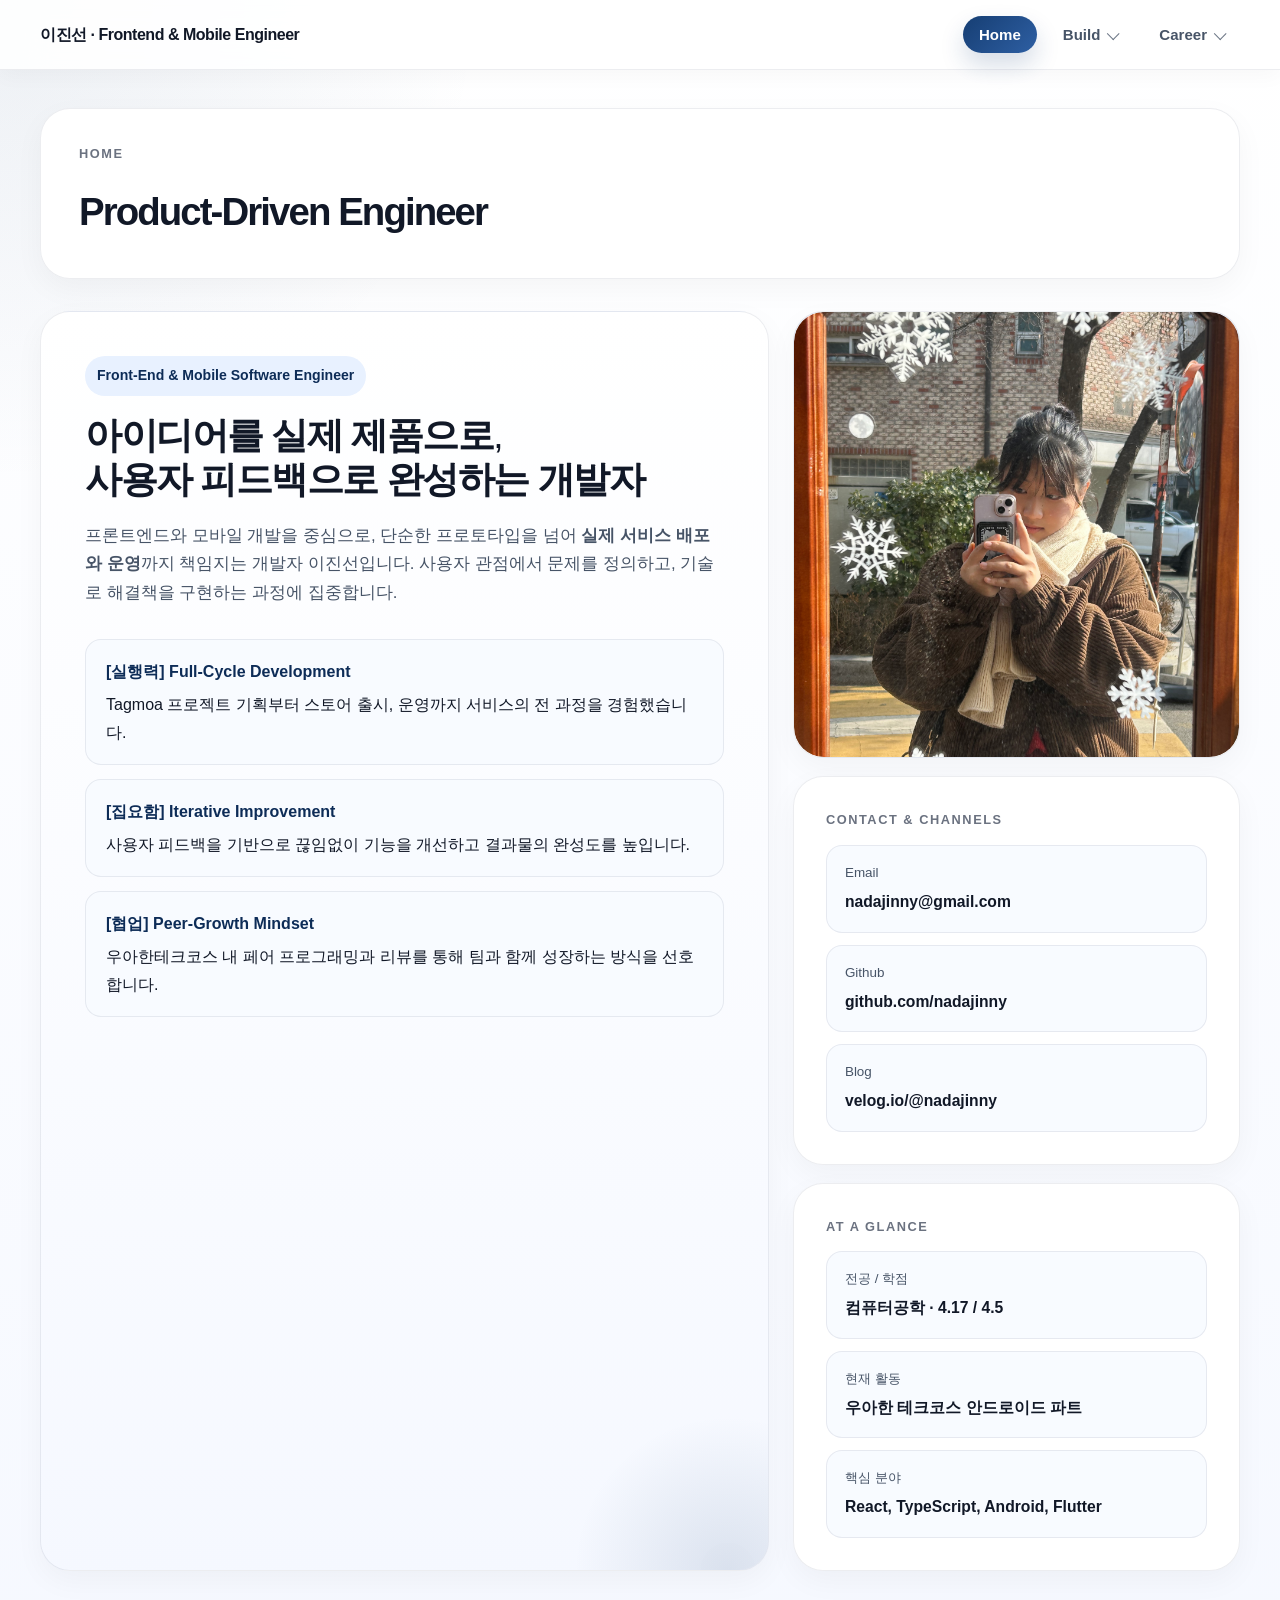
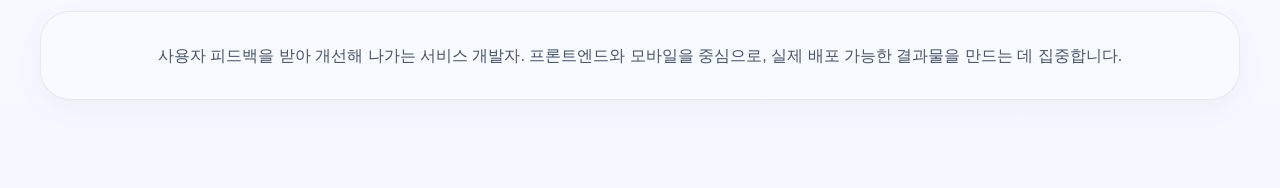
<file: index.html>
<!DOCTYPE html>
<html lang="ko">
<head>
    <meta charset="UTF-8" />
    <meta name="viewport" content="width=device-width, initial-scale=1.0" />
    <title>이진선 | Portfolio</title>
    <meta
            name="description"
            content="프론트엔드와 모바일 개발을 중심으로 프로젝트, 연구, 교육, 협업 경험을 정리한 이진선의 포트폴리오입니다."
    />
    <link rel="stylesheet" href="assets/css/styles.css" />
</head>
<body>
<header class="topbar">
    <div class="shell topbar-inner">
        <a class="brand" href="#top">
            <span>이진선 · Frontend &amp; Mobile Engineer</span>
        </a>
        <nav class="nav" aria-label="주요 섹션">
            <a href="#home" data-view-link="home">Home</a>
            <div class="nav-group">
                <a href="#build" class="nav-trigger" data-view-link="build" data-group-trigger="build">Build</a>
                <div class="nav-dropdown">
                    <a href="#stacks" data-group="build" data-parent-view="build">기술</a>
                    <a href="#projects" data-group="build" data-parent-view="build">프로젝트</a>
                </div>
            </div>
            <div class="nav-group">
                <a href="#career" class="nav-trigger" data-view-link="career" data-group-trigger="career">Career</a>
                <div class="nav-dropdown">
                    <a href="#activity" data-group="career" data-parent-view="career">현재 활동</a>
                    <a href="#education" data-group="career" data-parent-view="career">학력</a>
                    <a href="#experience" data-group="career" data-parent-view="career">경험</a>
                    <a href="#achievements" data-group="career" data-parent-view="career">수상</a>
                    <a href="#extracurricular" data-group="career" data-parent-view="career">대외활동</a>
                </div>
            </div>
        </nav>
    </div>
</header>

<main id="top" class="shell">
    <div class="view-stage">
        <section id="home" class="view is-active" data-view="home">
            <div class="view-header panel">
                <div>
                    <div class="section-label">Home</div>
                    <h2><strong>Product-Driven</strong> Engineer</h2>
                </div>
            </div>
            <section class="hero">
                <article class="panel hero-copy">
                    <div class="eyebrow">Front-End &amp; Mobile Software Engineer</div>
                    <h1><strong>아이디어를 실제 제품으로</strong>,<br /><strong>사용자 피드백으로 완성하는 개발자</strong></h1>
                    <p>
                        프론트엔드와 모바일 개발을 중심으로, 단순한 프로토타입을 넘어
                        <strong>실제 서비스 배포와 운영</strong>까지 책임지는 개발자 이진선입니다.
                        사용자 관점에서 문제를 정의하고, 기술로 해결책을 구현하는 과정에 집중합니다.
                    </p>

                    <div class="hero-points">
                        <div>
                            <strong>[실행력] Full-Cycle Development</strong>
                            <span>Tagmoa 프로젝트 기획부터 스토어 출시, 운영까지 서비스의 전 과정을 경험했습니다.</span>
                        </div>
                        <div>
                            <strong>[집요함] Iterative Improvement</strong>
                            <span>사용자 피드백을 기반으로 끊임없이 기능을 개선하고 결과물의 완성도를 높입니다.</span>
                        </div>
                        <div>
                            <strong>[협업] Peer-Growth Mindset</strong>
                            <span>우아한테크코스 내 페어 프로그래밍과 리뷰를 통해 팀과 함께 성장하는 방식을 선호합니다.</span>
                        </div>
                    </div>
                </article>

                <div class="hero-side">
                    <aside class="panel hero-figure">
                        <div class="portrait-frame">
                            <img class="portrait-image" src="assets/images/profile.jpeg" alt="이진선 프로필 이미지" />
                        </div>
                    </aside>

                    <aside class="panel contact-card">
                        <div class="section-label">Contact &amp; Channels</div>
                        <div class="contact-list">
                            <a class="contact-item" href="mailto:nadajinny@gmail.com">
                                <span>Email</span>
                                <strong>nadajinny@gmail.com</strong>
                            </a>
                            <a class="contact-item" href="https://github.com/nadajinny" target="_blank" rel="noreferrer">
                                <span>Github</span>
                                <strong>github.com/nadajinny</strong>
                            </a>
                            <a class="contact-item" href="https://velog.io/@nadajinny" target="_blank" rel="noreferrer">
                                <span>Blog</span>
                                <strong>velog.io/@nadajinny</strong>
                            </a>
                        </div>
                    </aside>

                    <aside class="panel summary-card">
                        <div class="section-label">At A Glance</div>
                        <div class="stat-list">
                            <div class="stat-item">
                                <span>전공 / 학점</span>
                                <strong>컴퓨터공학 · 4.17 / 4.5</strong>
                            </div>
                            <div class="stat-item">
                                <span>현재 활동</span>
                                <strong>우아한 테크코스 안드로이드 파트</strong>
                            </div>
                            <div class="stat-item">
                                <span>핵심 분야</span>
                                <strong>React, TypeScript, Android, Flutter</strong>
                            </div>
                        </div>
                    </aside>
                </div>
            </section>
        </section>

        <section id="build" class="view" data-view="build">
            <div class="view-header panel">
                <div>
                    <div class="section-label">Build</div>
                    <h2><strong>Engineering</strong> Stacks &amp; Projects</h2>
                </div>
            </div>

            <section id="stacks" class="section">
                <div class="section-head">
                    <div>
                        <div class="section-label">Stacks</div>
                        <h2>기술 스택</h2>
                    </div>
                </div>
                <div class="stack-groups">
                    <article class="stack-group">
                        <h3>Front-End &amp; Mobile (Core)</h3>
                        <ul>
                            <li><strong>React / TypeScript:</strong> 컴포넌트 기반 설계 및 효율적 상태 관리</li>
                            <li><strong>Android (Kotlin):</strong> MVVM 아키텍처 및 Jetpack 라이브러리 활용</li>
                            <li><strong>Cross-platform:</strong> Flutter, React Native를 활용한 멀티 플랫폼 대응</li>
                        </ul>
                    </article>
                    <article class="stack-group">
                        <h3>Supportive Tech</h3>
                        <ul>
                            <li><strong>Back-End:</strong> Node.js, Spring을 활용한 API 설계</li>
                            <li><strong>Database:</strong> MySQL, NoSQL(Firebase) 기반 데이터 모델링</li>
                            <li><strong>Others:</strong> Swift(iOS), Unity(XR), C/C++(Algorithm)</li>
                        </ul>
                    </article>
                </div>

                <article class="panel tool-card section">
                    <div class="section-label">Collaboration &amp; Tools</div>
                    <ul class="plain-list">
                        <li>Slack</li>
                        <li>IntelliJ</li>
                        <li>VS Code</li>
                        <li>Figma</li>
                        <li>Git</li>
                        <li>GitHub</li>
                    </ul>
                </article>
            </section>

            <section id="projects" class="section">
                <div class="section-head">
                    <div>
                        <div class="section-label">Selected Project</div>
                        <h2>프로젝트 상세</h2>
                    </div>
                </div>
                <article class="panel card project-card highlight">
                    <header class="project-card-header">
                        <div class="project-meta">
                            <span class="badge">Mobile + Web</span>
                            <span>2025.11 — 운영 중</span>
                        </div>
                        <h3>Tagmoa (태그모아)</h3>
                        <p class="project-description">
                            <strong>태그 기반 일과 아카이브 서비스</strong>
                        </p>
                    </header>

                    <div>
                        <ul class="detail-list">
                            <li><strong>Cross-platform:</strong> 단일 기획 하에 모바일 앱과 웹 서비스를 동시 구현 및 배포</li>
                            <li><strong>Product Launch:</strong> 우아한테크코스 프리코스 과제를 실제 서비스 수준으로 고도화하여 <strong>Google Play Store 정식 출시</strong></li>
                            <li><strong>Operation:</strong> 현재 실제 사용자를 대상으로 운영 중이며 피드백을 통한 지속적 유지보수</li>
                        </ul>
                    </div>

                    <div class="project-actions">
                        <a
                                class="button button-primary"
                                href="https://play.google.com/store/apps/details?id=com.ndjinny.tagmoa&amp;hl=ko"
                                target="_blank"
                                rel="noreferrer"
                        >
                            View on Store
                        </a>
                        <a class="button button-outline" href="https://tagmoa-6ce31.web.app/" target="_blank" rel="noreferrer">
                            Web Service
                        </a>
                        <a class="button button-outline" href="https://github.com/nadajinny/tagmoa" target="_blank" rel="noreferrer">
                            Github App
                        </a>
                        <a
                                class="button button-outline"
                                href="https://github.com/nadajinny/tagmoa_website"
                                target="_blank"
                                rel="noreferrer"
                        >
                            Github Web
                        </a>
                    </div>
                </article>
            </section>
        </section>

        <section id="career" class="view" data-view="career">
            <div class="view-header panel">
                <div>
                    <div class="section-label">Career</div>
                    <h2><strong>Professional</strong> Experience &amp; Growth</h2>
                </div>
            </div>

            <section id="activity" class="section">
                <div class="section-head">
                    <div>
                        <div class="section-label">Current Activity</div>
                        <h2>현재 활동</h2>
                    </div>
                </div>
                <ol class="timeline-list">
                    <li class="timeline-item">
                        <div class="timeline-date">2026.02.24 ~</div>
                        <div class="timeline-body">
                            <h3>우아한테크코스 <span class="job-role">Android Track</span></h3>
                            <ul class="detail-list">
                                <li>Android Studio와 Kotlin을 깊게 학습하며 안드로이드 프로젝트를 구현하고 있습니다.</li>
                                <li>페어 프로그래밍과 코드 리뷰를 통해 현업에 가까운 협업 방식을 실천하고 있습니다.</li>
                                <li>소프트 스킬 강의를 통해 조직 내 소통 방식과 자기 개발 방법을 체계적으로 학습하고 있습니다.</li>
                            </ul>
                        </div>
                    </li>
                </ol>
            </section>

            <section id="education" class="section">
                <div class="section-head">
                    <div>
                        <div class="section-label">Education</div>
                        <h2>학력</h2>
                    </div>
                </div>
                <ol class="timeline-list">
                    <li class="timeline-item">
                        <div class="timeline-date">2023.03 ~ 재학중</div>
                        <div class="timeline-body">
                            <h3>전북대학교 <span class="job-role">Computer Engineering</span></h3>
                            <ul class="detail-list">
                                <li>컴퓨터인공지능학부(컴퓨터공학) 전공</li>
                                <li>전공 학점 4.17 / 4.5, 전체 학점 4.21 / 4.5를 유지하고 있습니다.</li>
                            </ul>
                        </div>
                    </li>
                </ol>
            </section>

            <section id="experience" class="section">
                <div class="section-head">
                    <div>
                        <div class="section-label">Professional &amp; Research</div>
                        <h2>실무 및 연구 경험</h2>
                    </div>
                </div>
                <ol class="timeline-list">
                    <li class="timeline-item highlight">
                        <div class="timeline-date">2025.09 ~ 2025.10</div>
                        <div class="timeline-body">
                            <h3>올콘텐츠엔에이아이 <span class="job-role">Front-end Intern</span></h3>
                            <ul class="detail-list">
                                <li>웹툰 사이트 제작 프로젝트에서 프론트엔드를 맡아 웹툰 플랫폼 UI/UX를 고도화했습니다.</li>
                                <li>사용자 친화적인 인터페이스 개선을 통해 서비스 접근성과 이용 흐름을 다듬었습니다.</li>
                                <li>서비스 운영 효율을 높이기 위해 데이터베이스 수정 작업을 수행했습니다.</li>
                            </ul>
                        </div>
                    </li>
                    <li class="timeline-item">
                        <div class="timeline-date">2025.01 ~ 2026.02</div>
                        <div class="timeline-body">
                            <h3>MACS 학부연구생 <span class="job-role">Full-Stack Dev</span></h3>
                            <ul class="detail-list">
                                <li>전북대 의료 AI 및 계산 과학 연구실에서 의료 AI 응용 프로그램 개발을 수행했습니다.</li>
                                <li>의료 데이터를 시각화하는 풀스택 기반 응용 애플리케이션을 구현했습니다.</li>
                                <li>의료 AI 모델의 실제 활용을 위한 인터페이스와 서비스 구조를 설계했습니다.</li>
                            </ul>
                        </div>
                    </li>
                    <li class="timeline-item">
                        <div class="timeline-date">2025.03 ~ 2025.11</div>
                        <div class="timeline-body">
                            <h3>XR 실습실 관리 TA <span class="job-role">XR / Unity</span></h3>
                            <ul class="detail-list">
                                <li>XR 실습실 카메라 기기를 점검하고 관리하며 실습 환경의 안정성을 유지했습니다.</li>
                                <li>Unity 실습 과제를 테스트하며 수업 운영을 지원했습니다.</li>
                            </ul>
                        </div>
                    </li>
                    <li class="timeline-item">
                        <div class="timeline-date">2025.03 ~ 2025.08</div>
                        <div class="timeline-body">
                            <h3>모바일 프로그래밍 TA <span class="job-role">Teaching Assistant</span></h3>
                            <ul class="detail-list">
                                <li>모바일 시스템 응용 프로그램 제작 강의를 위해 예제 과제 코드를 제작하고 과제를 채점했습니다.</li>
                                <li>실습 진행을 보조하고 질의응답에 참여하며 학습 이해도를 높였습니다.</li>
                            </ul>
                        </div>
                    </li>
                </ol>
            </section>

            <section id="achievements" class="section">
                <div class="section-head">
                    <div>
                        <div class="section-label">Achievements</div>
                        <h2>수상 및 성과</h2>
                    </div>
                </div>
                <div class="achievement-grid">
                    <article class="achievement-card">
                        <span class="achievement-pill">우수상</span>
                        <h3>제3회 전북청년 빅데이터 경진대회</h3>
                        <p>한국전기안전공사 부문 · 2025.12</p>
                    </article>
                    <article class="achievement-card">
                        <span class="achievement-pill">입상</span>
                        <h3>ChatGPT 활용 프롬프트 경진대회</h3>
                        <p>2025학년도 · 2025.11</p>
                    </article>
                    <article class="achievement-card">
                        <span class="achievement-pill">최우수학생</span>
                        <h3>J-Point 장학생</h3>
                        <p>2025년도 1학기 · 2025.07</p>
                    </article>
                    <article class="achievement-card">
                        <span class="achievement-pill">은상</span>
                        <h3>JBNU SW·AI 경진대회</h3>
                        <p>Medi-Mate · 2025.06</p>
                    </article>
                    <article class="achievement-card">
                        <span class="achievement-pill">실버 최우수상</span>
                        <h3>제1회 SW 역량인증제</h3>
                        <p>2025.06.09</p>
                    </article>
                    <article class="achievement-card">
                        <span class="achievement-pill">브론즈</span>
                        <h3>제2회 SW 역량인증제</h3>
                        <p>2024.11.13</p>
                    </article>
                </div>
            </section>

            <section id="extracurricular" class="section">
                <div class="section-head">
                    <div>
                        <div class="section-label">Extracurricular</div>
                        <h2>대외활동 및 멘토링</h2>
                    </div>
                </div>
                <ol class="timeline-list">
                    <li class="timeline-item">
                        <div class="timeline-date">2025.07.14 ~ 2025.08.02</div>
                        <div class="timeline-body">
                            <h3>네바다주립대 해외 교육연수 프로그램</h3>
                            <p class="subhead">UNLV 방문 SW/AI 기술 교육 수강</p>
                            <ul class="detail-list">
                                <li>AI 기본 개념 및 실습 교육을 이수했습니다.</li>
                                <li>UNLV 학생들과 문화 교류를 진행했습니다.</li>
                            </ul>
                        </div>
                    </li>
                    <li class="timeline-item">
                        <div class="timeline-date">2025.03 ~ 2025.12</div>
                        <div class="timeline-body">
                            <h3>SW 융합 멘토링 멘토</h3>
                            <p class="subhead">융합전공 학생 대상 SW 멘토링</p>
                            <ul class="detail-list">
                                <li>Java 기초부터 중급 수준까지 멘토링을 진행했습니다.</li>
                                <li>객체지향 개념과 핵심 문법을 지도했습니다.</li>
                            </ul>
                        </div>
                    </li>
                    <li class="timeline-item">
                        <div class="timeline-date">2025.03 ~ 2025.12</div>
                        <div class="timeline-body">
                            <h3>SW 전공 멘토링 멘토</h3>
                            <p class="subhead">전공학생 대상 React 기반 프로젝트 멘토링</p>
                            <ul class="detail-list">
                                <li>컴포넌트 구조, 상태관리, 라우팅을 중심으로 지도했습니다.</li>
                                <li>개인 프로젝트 개발 코칭을 진행했습니다.</li>
                            </ul>
                        </div>
                    </li>
                    <li class="timeline-item">
                        <div class="timeline-date">2024.03 ~ 2024.12</div>
                        <div class="timeline-body">
                            <h3>Alps 스터디 멘토</h3>
                            <p class="subhead">C Language 스터디 멘토</p>
                            <ul class="detail-list">
                                <li>자료구조와 구현 원리를 설명했습니다.</li>
                                <li>알고리즘 문제 풀이 방향을 제시했습니다.</li>
                            </ul>
                        </div>
                    </li>
                    <li class="timeline-item">
                        <div class="timeline-date">2024.12 ~ 2025.03</div>
                        <div class="timeline-body">
                            <h3>전주솔내고 인공지능수학 이수제 단기 교사</h3>
                            <p class="subhead">C언어 및 알고리즘 교육</p>
                            <ul class="detail-list">
                                <li>고등학생 대상 맞춤 강의를 진행했습니다.</li>
                                <li>백준 기반 문제 풀이를 지도했습니다.</li>
                            </ul>
                        </div>
                    </li>
                    <li class="timeline-item">
                        <div class="timeline-date">2023.03 ~ 2024.12</div>
                        <div class="timeline-body">
                            <h3>Alps (알고리즘 동아리)</h3>
                            <p class="subhead">알고리즘 문제풀이 동아리 활동</p>
                            <ul class="detail-list">
                                <li>주간 스터디에 참여했습니다.</li>
                                <li>홍보 포스터와 사이트를 제작했습니다.</li>
                                <li>C++ 기반 문제 풀이 활동을 진행했습니다.</li>
                            </ul>
                        </div>
                    </li>
                    <li class="timeline-item">
                        <div class="timeline-date">2024.01 ~ 2024.12</div>
                        <div class="timeline-body">
                            <h3>과 학생회 국원</h3>
                            <p class="subhead">컴퓨터인공지능학부 집행부</p>
                            <ul class="detail-list">
                                <li>학과 행사 운영 및 관리를 맡았습니다.</li>
                                <li>문제 상황에 대응하며 운영을 지원했습니다.</li>
                            </ul>
                        </div>
                    </li>
                    <li class="timeline-item">
                        <div class="timeline-date">2023.08 ~ 2024.08</div>
                        <div class="timeline-body">
                            <h3>Musical Play</h3>
                            <p class="subhead">뮤지컬 동아리 활동</p>
                            <ul class="detail-list">
                                <li>분기별 공연에 참여했습니다.</li>
                            </ul>
                        </div>
                    </li>
                    <li class="timeline-item">
                        <div class="timeline-date">2024.07</div>
                        <div class="timeline-body">
                            <h3>SW 교육봉사단 (J-Edu-IT) 2기 팀장</h3>
                            <p class="subhead">초·중학교 방문 소프트웨어 교육</p>
                            <ul class="detail-list">
                                <li>IoT 교육 콘텐츠를 제작했습니다.</li>
                                <li>학습 난이도에 맞춘 설명으로 교육을 진행했습니다.</li>
                            </ul>
                        </div>
                    </li>
                </ol>
            </section>
        </section>
    </div>

    <footer class="panel footer">
        사용자 피드백을 받아 개선해 나가는 서비스 개발자. 프론트엔드와 모바일을 중심으로,
        실제 배포 가능한 결과물을 만드는 데 집중합니다.
    </footer>
</main>
<script src="assets/js/main.js"></script>
</body>
</html>
</file>
<file: assets/css/styles.css>
:root {
        /* Colors */
        --bg-main: #ffffff;
        --bg-soft: #f5f8ff;
        --surface-card: rgba(255, 255, 255, 0.94);
        --surface-tint: #f8fbff;
        --brand-primary: #163e73;
        --brand-primary-strong: #0d2c57;
        --brand-secondary: #e8f1ff;
        --text-main: #111827;
        --text-sub: #475467;
        --text-soft: #6b7280;
        --line-soft: rgba(22, 35, 63, 0.08);
        --line-strong: rgba(22, 62, 115, 0.12);

        /* Layout */
        --shell-max: 1200px;
        --section-gap: 96px;
        --card-padding: 32px;
        --radius-lg: 30px;
        --radius-md: 22px;
        --radius-sm: 16px;
        --radius-pill: 999px;

        /* Motion */
        --transition-smooth: all 0.4s cubic-bezier(0.4, 0, 0.2, 1);

        /* Effects */
        --shadow-soft: 0 10px 30px rgba(0, 0, 0, 0.04);
        --shadow-hover: 0 18px 40px rgba(22, 62, 115, 0.1);

        /* Legacy aliases */
        --surface: var(--surface-card);
        --surface-strong: var(--surface-tint);
        --text: var(--text-main);
        --muted: var(--text-sub);
        --line: var(--line-soft);
        --accent: var(--brand-primary);
        --accent-strong: var(--brand-primary-strong);
        --accent-soft: rgba(22, 62, 115, 0.08);
        --shadow: var(--shadow-soft);
        --max-width: var(--shell-max);
      }

      * {
        box-sizing: border-box;
      }

      html {
        scroll-behavior: smooth;
      }

      body {
        margin: 0;
        font-family: "Pretendard", "Noto Sans KR", sans-serif;
        color: var(--text);
        background:
          radial-gradient(circle at top left, rgba(22, 62, 115, 0.08), transparent 22%),
          linear-gradient(180deg, var(--bg-main) 0%, var(--bg-soft) 100%);
        line-height: 1.7;
        -webkit-font-smoothing: antialiased;
      }

      a {
        color: inherit;
        text-decoration: none;
      }

      img {
        display: block;
        max-width: 100%;
      }

      .shell {
        width: min(calc(100% - 32px), var(--max-width));
        margin: 0 auto;
      }

      .topbar {
        position: sticky;
        top: 0;
        z-index: 10;
        backdrop-filter: blur(20px);
        background: rgba(255, 255, 255, 0.88);
        border-bottom: 1px solid var(--line-soft);
        box-shadow: 0 6px 20px rgba(17, 24, 39, 0.03);
      }

      .topbar-inner {
        display: flex;
        align-items: center;
        justify-content: space-between;
        gap: 16px;
        padding: 16px 0;
      }

      .brand {
        display: inline-flex;
        align-items: center;
        gap: 12px;
        font-weight: 700;
        letter-spacing: -0.03em;
        color: var(--text-main);
      }

      .nav {
        display: flex;
        flex-wrap: wrap;
        justify-content: flex-end;
        gap: 10px;
        align-items: center;
      }

      .nav a,
      .nav button {
        padding: 11px 16px;
        border-radius: var(--radius-pill);
        color: var(--muted);
        font-size: 0.94rem;
        font-weight: 600;
        font-family: inherit;
        line-height: 1;
        border: 0;
        background: transparent;
        cursor: pointer;
        transition: var(--transition-smooth);
      }

      .nav a:hover,
      .nav a:focus-visible,
      .nav button:hover,
      .nav button:focus-visible {
        background: rgba(22, 62, 115, 0.08);
        color: var(--text);
        outline: none;
      }

      .nav a.is-active,
      .nav button.is-active {
        color: #ffffff;
        background: linear-gradient(135deg, var(--accent) 0%, #2e5fa3 100%);
        box-shadow: 0 12px 24px rgba(22, 62, 115, 0.18);
      }

      .nav-group {
        position: relative;
      }

      .nav-trigger {
        display: inline-flex;
        align-items: center;
        gap: 8px;
      }

      .nav-trigger::after {
        content: "";
        width: 8px;
        height: 8px;
        border-right: 1.8px solid currentColor;
        border-bottom: 1.8px solid currentColor;
        transform: rotate(45deg) translateY(-1px);
        opacity: 0.8;
      }

      .nav-dropdown {
        position: absolute;
        top: calc(100% + 10px);
        right: 0;
        min-width: 190px;
        padding: 10px;
        display: grid;
        gap: 6px;
        background: rgba(255, 255, 255, 0.98);
        border: 1px solid var(--line-strong);
        border-radius: 18px;
        box-shadow: 0 16px 34px rgba(15, 23, 42, 0.08);
        opacity: 0;
        pointer-events: none;
        transform: translateY(6px);
        transition: var(--transition-smooth);
      }

      .nav-group:hover .nav-dropdown,
      .nav-group:focus-within .nav-dropdown {
        opacity: 1;
        pointer-events: auto;
        transform: translateY(0);
      }

      .nav-dropdown a {
        display: block;
        width: 100%;
        border-radius: 12px;
      }

      .hero,
      .section {
        scroll-margin-top: 110px;
      }

      main {
        padding: 38px 0 88px;
      }

      .view-stage {
        position: relative;
        min-height: 70vh;
      }

      .view {
        display: none;
      }

      .view.is-active {
        display: block;
      }

      .view-header {
        display: flex;
        align-items: flex-start;
        justify-content: flex-start;
        gap: 28px;
        margin-bottom: 32px;
        padding: 34px 38px;
        border-radius: var(--radius-lg);
        background:
          linear-gradient(180deg, rgba(255, 255, 255, 0.98), rgba(245, 248, 255, 0.98));
        border: 1px solid var(--line-soft);
        box-shadow: var(--shadow-soft);
      }

      .view-header h2 {
        font-size: clamp(2rem, 3vw, 3rem);
        font-weight: 700;
        letter-spacing: -0.05em;
      }

      .view-header h2 strong {
        font-weight: 800;
      }

      .hero {
        display: grid;
        grid-template-columns: minmax(0, 1.5fr) minmax(300px, 0.92fr);
        gap: 24px;
        align-items: stretch;
      }

      .panel {
        background: var(--surface);
        border: 1px solid var(--line-soft);
        border-radius: var(--radius-lg);
        box-shadow: var(--shadow);
        animation: rise 720ms ease both;
      }

      .hero-copy {
        padding: 44px;
        position: relative;
        overflow: hidden;
        background:
          linear-gradient(180deg, rgba(255, 255, 255, 0.98), rgba(245, 248, 255, 0.98));
      }

      .hero-copy::after {
        content: "";
        position: absolute;
        inset: auto -120px -160px auto;
        width: 320px;
        height: 320px;
        border-radius: 999px;
        background: radial-gradient(circle, rgba(22, 62, 115, 0.12), transparent 68%);
      }

      .eyebrow {
        display: inline-flex;
        align-items: center;
        gap: 8px;
        padding: 8px 12px;
        border-radius: var(--radius-pill);
        background: var(--brand-secondary);
        color: var(--accent-strong);
        font-size: 0.88rem;
        font-weight: 700;
      }

      h1,
      h2,
      h3 {
        margin: 0;
        letter-spacing: -0.04em;
      }

      h2 {
        font-size: clamp(1.6rem, 2vw, 2.15rem);
      }

      h3 {
        font-size: 1.22rem;
      }

      h1 {
        margin-top: 18px;
        font-size: clamp(1.95rem, 2.9vw, 2.7rem);
        line-height: 1.18;
        font-weight: 500;
      }

      h1 strong {
        font-weight: 800;
      }

      .hero-copy p {
        max-width: 720px;
        margin: 20px 0 0;
        color: var(--muted);
        font-size: 1.05rem;
      }

      .hero-points {
        margin-top: 32px;
        display: grid;
        gap: 14px;
      }

      .hero-points div {
        display: grid;
        gap: 6px;
        padding: 18px 20px;
        background: rgba(248, 251, 255, 0.92);
        border: 1px solid var(--line-soft);
        border-radius: var(--radius-sm);
        transition: var(--transition-smooth);
      }

      .hero-points div:hover {
        transform: translateY(-3px);
        box-shadow: var(--shadow-soft);
      }

      .hero-points strong {
        min-width: 0;
        color: var(--accent-strong);
        font-size: 1rem;
      }

      .hero-side {
        display: grid;
        gap: 18px;
        align-content: start;
      }

      .hero-figure,
      .contact-card,
      .summary-card {
        padding: var(--card-padding);
      }

      .hero-figure {
        padding: 0;
        overflow: hidden;
        background:
          linear-gradient(180deg, rgba(245, 248, 255, 0.98), rgba(255, 255, 255, 0.98));
      }

      .portrait-frame {
        width: 100%;
        height: 100%;
        border-radius: inherit;
        padding: 0;
        background: none;
        border: 0;
      }

      .portrait-placeholder {
        min-height: 320px;
        border-radius: 18px;
        display: grid;
        place-items: center;
        text-align: center;
        color: var(--accent-strong);
        background:
          radial-gradient(circle at top, rgba(22, 62, 115, 0.14), transparent 48%),
          linear-gradient(180deg, rgba(255, 255, 255, 0.96), rgba(245, 248, 255, 0.96));
      }

      .portrait-placeholder span {
        display: block;
        font-size: 0.92rem;
        font-weight: 700;
        letter-spacing: 0.08em;
        text-transform: uppercase;
      }

      .portrait-placeholder strong {
        display: block;
        margin-top: 8px;
        font-size: 1.28rem;
      }

      .portrait-image {
        width: 100%;
        height: 100%;
        min-height: 420px;
        object-fit: cover;
        object-position: center;
        border-radius: inherit;
      }

      .section-label {
        margin-bottom: 14px;
        color: var(--text-soft);
        font-size: 0.8rem;
        font-weight: 700;
        letter-spacing: 0.12em;
        text-transform: uppercase;
      }

      .contact-list,
      .stat-list {
        display: grid;
        gap: 12px;
      }

      .contact-item,
      .stat-item {
        padding: 16px 18px;
        border-radius: var(--radius-sm);
        background: var(--surface-strong);
        border: 1px solid var(--line-soft);
        transition: var(--transition-smooth);
      }

      .contact-item:hover,
      .stat-item:hover {
        transform: translateY(-3px);
        box-shadow: var(--shadow-soft);
      }

      .contact-item span,
      .stat-item span {
        display: block;
        color: var(--muted);
        font-size: 0.84rem;
      }

      .contact-item strong,
      .stat-item strong {
        display: block;
        margin-top: 4px;
        font-size: 0.98rem;
      }

      .section {
        margin-top: var(--section-gap);
      }

      .view .section:first-child,
      .view > .hero {
        margin-top: 0;
      }

      .section-head {
        display: flex;
        align-items: end;
        justify-content: space-between;
        gap: 20px;
        margin-bottom: 20px;
      }

      .grid {
        display: grid;
        gap: 18px;
      }

      .grid.cols-2 {
        grid-template-columns: repeat(2, minmax(0, 1fr));
      }

      .card {
        padding: var(--card-padding);
      }

      .stack-groups {
        display: grid;
        grid-template-columns: repeat(2, minmax(0, 1fr));
        gap: 18px;
      }

      .stack-group {
        padding: 28px;
        border-radius: var(--radius-md);
        background: var(--surface);
        border: 1px solid var(--line-soft);
        box-shadow: var(--shadow);
        animation: rise 720ms ease both;
        transition: var(--transition-smooth);
      }

      .stack-group:hover {
        transform: translateY(-4px);
        box-shadow: var(--shadow-hover);
      }

      .stack-group ul,
      .plain-list,
      .timeline-list,
      .detail-list,
      .link-list {
        margin: 0;
        padding: 0;
        list-style: none;
      }

      .stack-group ul {
        display: grid;
        gap: 12px;
        margin-top: 16px;
      }

      .stack-group li {
        padding: 0;
        border-radius: 0;
        background: transparent;
        color: var(--text-sub);
        font-weight: 500;
        line-height: 1.75;
      }

      .stack-group li strong {
        color: var(--text-main);
        font-weight: 700;
      }

      .tool-card {
        padding: 28px;
        background: linear-gradient(180deg, rgba(255, 255, 255, 0.98), rgba(247, 250, 255, 0.98));
      }

      .tool-card .plain-list {
        display: flex;
        flex-wrap: wrap;
        gap: 10px;
      }

      .tool-card li {
        padding: 10px 14px;
        border-radius: var(--radius-pill);
        border: 1px solid var(--line-soft);
        background: rgba(255, 255, 255, 0.82);
      }

      .timeline-list {
        display: grid;
        gap: 16px;
      }

      .timeline-item {
        display: grid;
        grid-template-columns: 150px minmax(0, 1fr);
        gap: 22px;
        padding: 28px;
        background: var(--surface);
        border: 1px solid var(--line-soft);
        border-radius: var(--radius-md);
        box-shadow: var(--shadow);
        animation: rise 760ms ease both;
        transition: var(--transition-smooth);
      }

      .timeline-item:hover {
        transform: translateY(-4px);
        box-shadow: var(--shadow-hover);
      }

      .timeline-date {
        color: var(--accent-strong);
        font-weight: 700;
        font-size: 0.96rem;
      }

      .timeline-body h3 {
        font-size: 1.26rem;
      }

      .timeline-body .subhead {
        margin-top: 6px;
        color: var(--muted);
        font-weight: 600;
      }

      .job-role {
        display: inline-flex;
        align-items: center;
        margin-left: 10px;
        padding: 4px 10px;
        border-radius: var(--radius-pill);
        background: var(--brand-secondary);
        color: var(--brand-primary-strong);
        font-size: 0.82rem;
        font-weight: 700;
        vertical-align: middle;
      }

      .detail-list {
        margin-top: 14px;
        display: grid;
        gap: 8px;
      }

      .detail-list li {
        position: relative;
        padding-left: 18px;
        color: var(--muted);
      }

      .detail-list li::before {
        content: "";
        position: absolute;
        left: 0;
        top: 11px;
        width: 7px;
        height: 7px;
        border-radius: 999px;
        background: var(--accent);
      }

      .badge {
        display: inline-flex;
        align-items: center;
        padding: 8px 12px;
        border-radius: var(--radius-pill);
        background: var(--brand-secondary);
        color: var(--brand-primary-strong);
        font-size: 0.9rem;
        font-weight: 700;
      }

      .project-card {
        display: grid;
        gap: 26px;
        background:
          radial-gradient(circle at top right, rgba(22, 62, 115, 0.08), transparent 28%),
          linear-gradient(180deg, rgba(255, 255, 255, 0.98), rgba(247, 250, 255, 0.98));
      }

      .highlight {
        border-color: var(--line-strong);
        background:
          linear-gradient(180deg, rgba(255, 255, 255, 0.99), rgba(240, 247, 255, 0.98));
        box-shadow: 0 18px 40px rgba(22, 62, 115, 0.08);
      }

      .project-card-header {
        display: grid;
        gap: 14px;
      }

      .project-meta {
        display: flex;
        flex-wrap: wrap;
        gap: 10px;
      }

      .project-meta span,
      .achievement-pill {
        display: inline-flex;
        align-items: center;
        padding: 8px 12px;
        border-radius: var(--radius-pill);
        background: var(--brand-secondary);
        font-size: 0.92rem;
        font-weight: 600;
      }

      .project-card h3 {
        font-size: clamp(1.8rem, 2vw, 2.3rem);
      }

      .project-description {
        margin: 0;
        color: var(--muted);
        font-size: 1rem;
        max-width: 42rem;
      }

      .link-list {
        display: grid;
        gap: 12px;
      }

      .link-list a {
        display: block;
        padding: 14px 16px;
        border-radius: var(--radius-sm);
        border: 1px solid var(--line-soft);
        background: rgba(255, 255, 255, 0.82);
        transition: var(--transition-smooth);
      }

      .link-list a:hover,
      .link-list a:focus-visible {
        transform: translateY(-1px);
        border-color: rgba(22, 62, 115, 0.32);
        box-shadow: var(--shadow-soft);
      }

      .link-list strong {
        display: block;
      }

      .link-list span {
        display: block;
        color: var(--muted);
        margin-top: 4px;
        font-size: 0.92rem;
      }

      .project-actions {
        display: flex;
        flex-wrap: wrap;
        gap: 12px;
      }

      .button {
        display: inline-flex;
        align-items: center;
        justify-content: center;
        min-height: 46px;
        padding: 0 18px;
        border-radius: var(--radius-pill);
        font-weight: 700;
        transition: var(--transition-smooth);
      }

      .button:hover,
      .button:focus-visible {
        transform: translateY(-2px);
        box-shadow: var(--shadow-soft);
      }

      .button-primary {
        color: #ffffff;
        background: linear-gradient(135deg, var(--brand-primary) 0%, #2e5fa3 100%);
      }

      .button-outline {
        color: var(--brand-primary-strong);
        background: rgba(255, 255, 255, 0.9);
        border: 1px solid var(--line-strong);
      }

      .achievement-grid {
        display: grid;
        grid-template-columns: repeat(2, minmax(0, 1fr));
        gap: 16px;
      }

      .achievement-card {
        padding: 24px;
        border-radius: var(--radius-md);
        background: var(--surface);
        border: 1px solid var(--line-soft);
        box-shadow: var(--shadow);
        animation: rise 760ms ease both;
        transition: var(--transition-smooth);
      }

      .achievement-card:hover {
        transform: translateY(-4px);
        box-shadow: var(--shadow-hover);
      }

      .hero-side > *:nth-child(2),
      .stack-groups > *:nth-child(2),
      .stack-groups > *:nth-child(4),
      .achievement-grid > *:nth-child(even) {
        animation-delay: 90ms;
      }

      .timeline-list > *:nth-child(even) {
        animation-delay: 100ms;
      }

      @keyframes rise {
        from {
          opacity: 0;
          transform: translateY(16px);
        }

        to {
          opacity: 1;
          transform: translateY(0);
        }
      }

      .achievement-card h3 {
        margin-top: 16px;
        font-size: 1.16rem;
      }

      .achievement-card p {
        margin: 8px 0 0;
        color: var(--muted);
      }

      .footer {
        margin-top: 40px;
        padding: 30px 28px;
        text-align: center;
        color: var(--muted);
        background: rgba(247, 250, 255, 0.88);
      }

      @media (max-width: 980px) {
        .hero,
        .grid.cols-2,
        .stack-groups,
        .achievement-grid {
          grid-template-columns: 1fr;
        }

        .view-header {
          flex-direction: column;
          align-items: flex-start;
          padding: 28px;
        }

        .timeline-item {
          grid-template-columns: 1fr;
          gap: 10px;
        }
      }

      @media (max-width: 720px) {
        .topbar-inner,
        .section-head {
          align-items: flex-start;
          flex-direction: column;
        }

        .nav {
          justify-content: flex-start;
          width: 100%;
        }

        .nav-group {
          width: 100%;
        }

        .nav-trigger,
        .nav > a {
          width: 100%;
          justify-content: space-between;
        }

        .nav-dropdown {
          position: static;
          min-width: 0;
          margin-top: 8px;
          opacity: 1;
          pointer-events: auto;
          transform: none;
          box-shadow: none;
          display: none;
        }

        .nav-group:hover .nav-dropdown,
        .nav-group:focus-within .nav-dropdown {
          display: grid;
        }

        .hero-copy,
        .hero-figure,
        .contact-card,
        .summary-card,
        .card,
        .stack-group,
        .tool-card,
        .achievement-card,
        .timeline-item,
        .footer {
          padding: 22px;
        }

        h1 {
          font-size: 1.85rem;
        }

        .hero-points strong {
          min-width: 78px;
        }
      }
</file>
